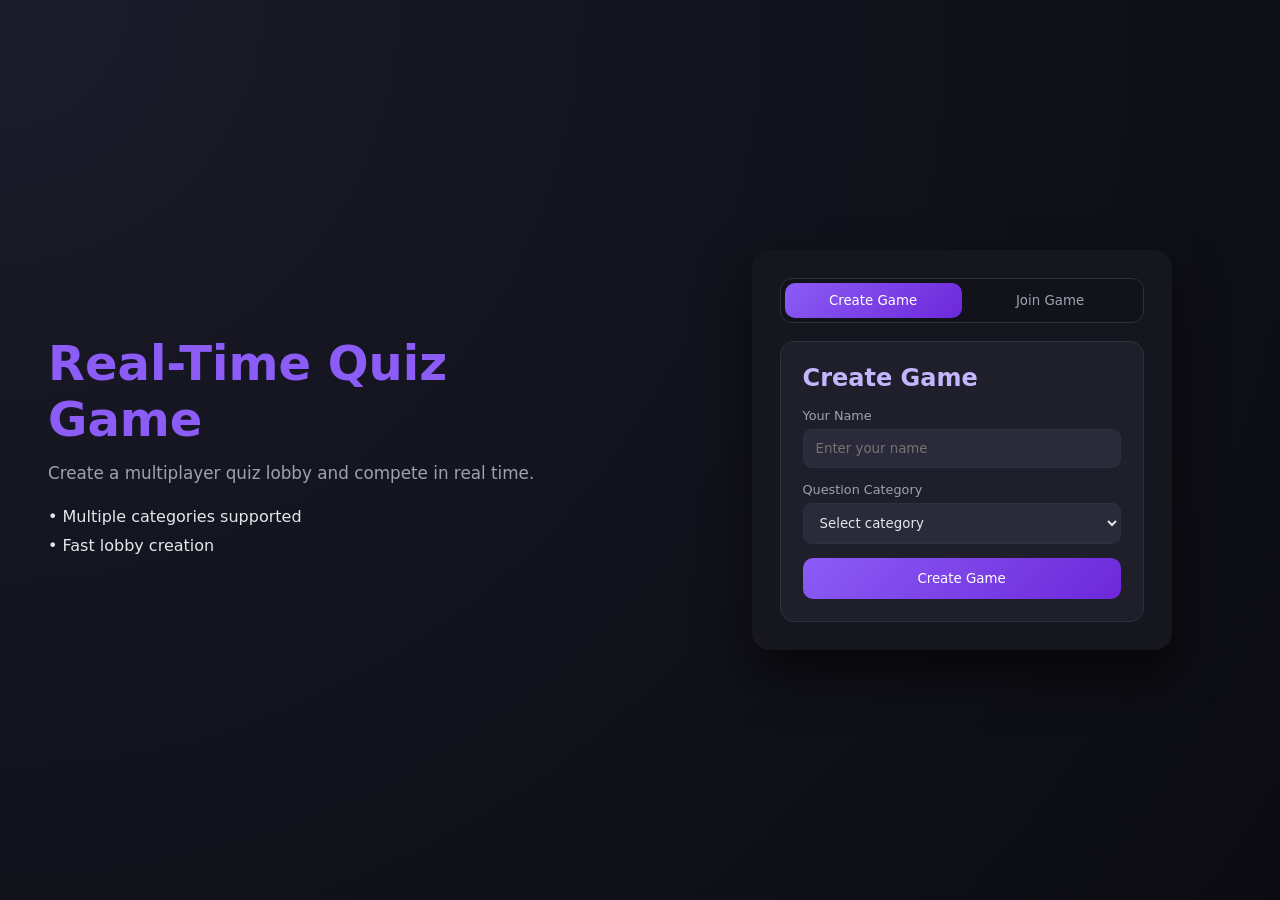
<file: index.html>
<!DOCTYPE html>
<html lang="en">
<head>
<meta charset="UTF-8" />
<meta name="viewport" content="width=device-width, initial-scale=1.0" />
<title>Game Lobby</title>

<style>
:root {
  --bg: #0b0b11;
  --panel: #16161f;
  --card: #1f1f2b;
  --field: #2a2a3a;
  --primary: #8b5cf6;
  --primary-dark: #6d28d9;
  --text: #e5e7eb;
  --muted: #9ca3af;
  --border: #2f2f40;
}

* {
  margin: 0;
  padding: 0;
  box-sizing: border-box;
  font-family: system-ui, -apple-system, BlinkMacSystemFont, "Segoe UI", sans-serif;
}

body {
  min-height: 100vh;
  background: radial-gradient(circle at top left, #1b1b2a, var(--bg));
  color: var(--text);
}

main {
  min-height: 100vh;
  display: grid;
  grid-template-columns: 1.1fr 1fr;
  padding: 48px;
  gap: 48px;
}

/* LEFT */
.hero {
  display: flex;
  flex-direction: column;
  justify-content: center;
  max-width: 520px;
}

.hero h1 {
  font-size: 3rem;
  font-weight: 700;
  color: var(--primary);
  margin-bottom: 16px;
}

.hero p {
  font-size: 1.05rem;
  color: var(--muted);
  margin-bottom: 24px;
}

.hero ul {
  list-style: none;
}

.hero li {
  margin-bottom: 10px;
}

/* RIGHT */
.lobby-wrapper {
  display: flex;
  align-items: center;
  justify-content: center;
}

.lobby {
  width: 100%;
  max-width: 420px;
  background: var(--panel);
  border-radius: 18px;
  padding: 28px;
  box-shadow: 0 25px 50px rgba(0,0,0,0.6);
}

/* TOGGLE */
.toggle {
  display: flex;
  background: #12121a;
  border-radius: 12px;
  padding: 4px;
  margin-bottom: 18px;
  border: 1px solid var(--border);
}

.toggle-btn {
  flex: 1;
  padding: 10px;
  border-radius: 10px;
  border: none;
  background: transparent;
  color: var(--muted);
  cursor: pointer;
}

.toggle-btn.active {
  background: linear-gradient(135deg, var(--primary), var(--primary-dark));
  color: #fff;
}

/* CARDS */
.card {
  background: var(--card);
  border-radius: 14px;
  padding: 22px;
  border: 1px solid var(--border);
}

.card h2 {
  margin-bottom: 16px;
  color: #c4b5fd;
}

/* FIELDS */
.field {
  margin-bottom: 14px;
}

.field label {
  display: block;
  font-size: 0.8rem;
  margin-bottom: 6px;
  color: var(--muted);
}

.field input,
.field select {
  width: 100%;
  padding: 11px 12px;
  border-radius: 9px;
  border: 1px solid var(--border);
  background: var(--field);
  color: var(--text);
}

.btn {
  width: 100%;
  padding: 13px;
  border-radius: 10px;
  border: none;
  background: linear-gradient(135deg, var(--primary), var(--primary-dark));
  color: #fff;
  cursor: pointer;
}

.code input {
  text-align: center;
  letter-spacing: 3px;
  font-weight: 600;
}

.hidden {
  display: none;
}

/* RESPONSIVE */
@media (max-width: 900px) {
  main {
    grid-template-columns: 1fr;
  }
}
</style>
</head>

<body>

<main>

  <!-- LEFT -->
  <section class="hero">
    <h1>Real-Time Quiz Game</h1>
    <p>Create a multiplayer quiz lobby and compete in real time.</p>
    <ul>
      <li>• Multiple categories supported</li>
      <li>• Fast lobby creation</li>
    </ul>
  </section>

  <!-- RIGHT -->
  <section class="lobby-wrapper">
    <div class="lobby">

      <!-- TOGGLE -->
      <div class="toggle">
        <button class="toggle-btn active" id="toggleCreate">Create Game</button>
        <button class="toggle-btn" id="toggleJoin">Join Game</button>
      </div>

      <!-- CREATE -->
      <div class="card" id="createSection">
        <h2>Create Game</h2>

        <div class="field">
          <label>Your Name</label>
          <input type="text" id="username" placeholder="Enter your name">
        </div>

        <div class="field">
          <label>Question Category</label>
          <select id="questionType">
            <option disabled selected>Select category</option>
            <option value="SPRING_BOOT">Spring Boot</option>
            <option value="DA">DSA</option>
            <option value="JAVA">Java</option>
            <option value="JS">JavaScript</option>
            <option value="REACT">React</option>
            <option value="NODE_JS">Node.js</option>
            <option value="HTML">HTML</option>
            <option value="CSS">CSS</option>
            <option value="NEET">NEET</option>
          </select>
        </div>

        <button class="btn" id="createBtn">Create Game</button>
      </div>

      <!-- JOIN -->
      <div class="card hidden" id="joinSection">
        <h2>Join Game</h2>

        <div class="field">
          <label>Your Name</label>
          <input type="text" id="joinUsername" placeholder="Enter your name">
        </div>

        <div class="field">
          <label>Enter Game Code</label>
          <input type="text" id="joinGameCode" placeholder="Enter game code">
        </div>

        <button class="btn" id="joinBtn">Join Game</button>
      </div>

    </div>
  </section>

</main>

<script src="script.js"></script>
</body>
</html>
</file>
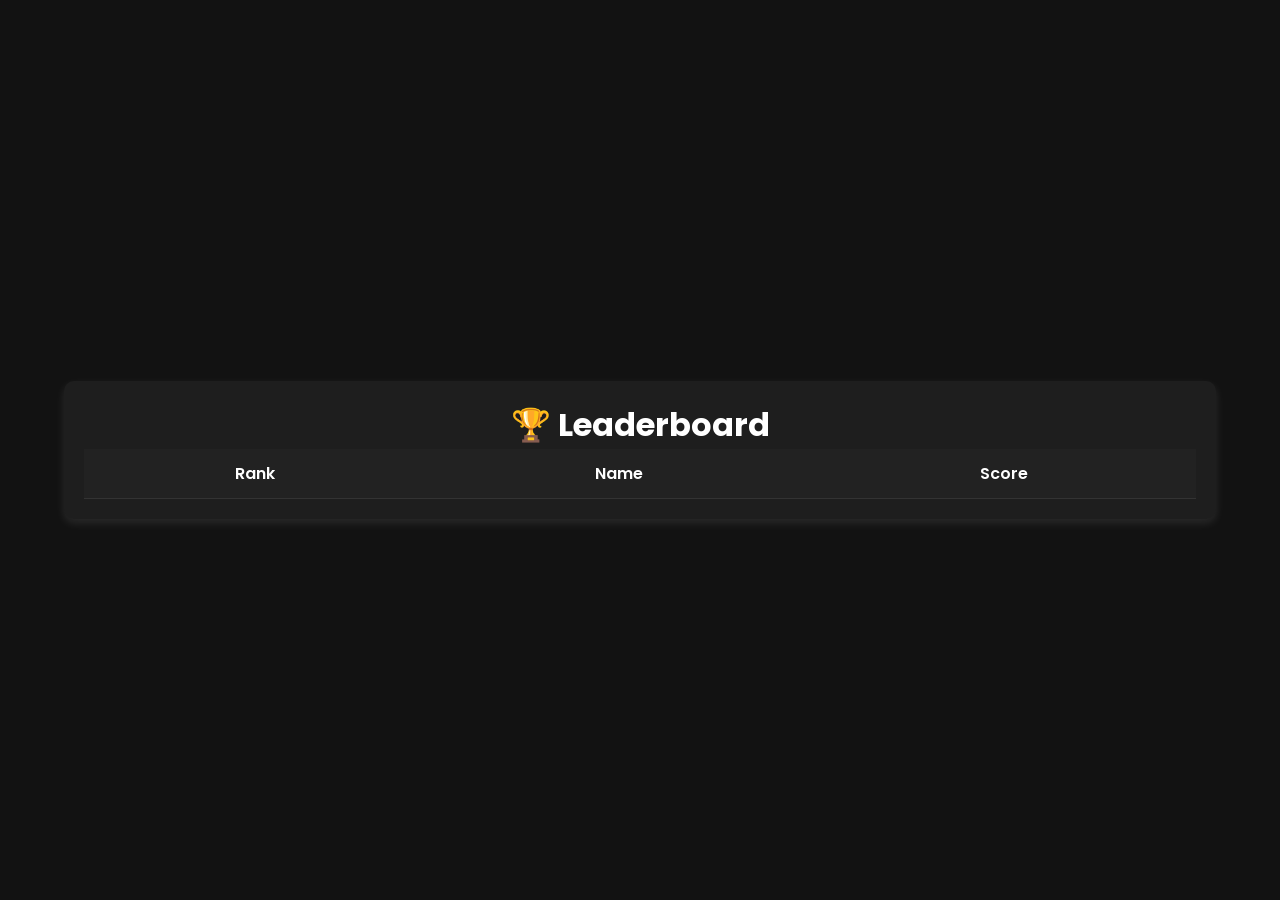
<file: leaderboard_area.html>
<!DOCTYPE html>
<html lang="en">
<head>
    <meta charset="UTF-8">
    <meta name="viewport" content="width=device-width, initial-scale=1.0">
    <title>Leaderboard</title>
    <link rel="stylesheet" href="styles.css">
</head>
<body>
    <div class="leaderboard">
        <h1>🏆 Leaderboard</h1>
        <div class="table-container">
            <table>
                <thead>
                    <tr>
                        <th>Rank</th>
                        <th>Name</th>
                        <th>Score</th>
                    </tr>
                </thead>
                <tbody id="leaderboard-body">
                    <!-- API Data Will Be Inserted Here -->
                </tbody>
            </table>
        </div>
    </div>
    

    <script>
        const param = new URLSearchParams(window.location.search);
        const gameCode = param.get("gameCode");

        const API_URL = `https://ingrid-unextraneous-postvocalically.ngrok-free.dev/api/v1/game/leaderboard/${gameCode}`;
        const userID = localStorage.getItem("userID");

        async function fetchLeaderboard() {
            try {
                const response = await fetch(API_URL,{
                    headers: {"ngrok-skip-browser-warning": "true"}
                });
                if (!response.ok) throw new Error("Failed to fetch leaderboard");

                const players = await response.json(); // API se JSON list aayegi

                const leaderboardBody = document.getElementById("leaderboard-body");
                leaderboardBody.innerHTML = ""; // Purani rows clear

                players.forEach((player, index) => {
                    if(player.name != localStorage.getItem("host")){
                    const row = document.createElement("tr");

                    let rank = index + 1; // Rank 1 se start karna hai
                    let medal = "";
                    if (rank === 1) medal = "🥇";
                    else if (rank === 2) medal = "🥈";
                    else if (rank === 3) medal = "🥉";

                    row.style.backgroundColor = rank === 1 ? "#FFD70099" 
                    : rank === 2 ? "#C0C0C099"
                    : rank === 3 ? "#CD7F3299" 
                    : "transparent";
                    
                    
                    row.innerHTML = `
                        <td>${medal || rank}</td>
                        <td>${player.name}</td>
                        <td>${player.score}</td>
                    `;
                    leaderboardBody.appendChild(row);
                    }
                });
            } catch (error) {
                console.error("Error fetching leaderboard:", error);
            }
        }

        fetchLeaderboard(); // Function call
        setInterval(fetchLeaderboard,3000);
    </script>

    <style>
        @import url('https://fonts.googleapis.com/css2?family=Poppins:wght@300;400;600&display=swap');

        body {
            font-family: 'Poppins', sans-serif;
            background: #121212;
            color: white;
            display: flex;
            justify-content: center;
            align-items: center;
            height: 100vh;
            margin: 0;
        }

        .leaderboard {
            width: 90%;
            background: #1e1e1e;
            padding: 20px;
            border-radius: 10px;
            box-shadow: 0px 4px 10px rgba(255, 255, 255, 0.1);
            text-align: center;
            max-height: 100%; /* Jyada players hone par bhi fit rahega */
            overflow: hidden;
            display: flex;
            flex-direction: column;
        }

        .table-container {
            max-height: 100vh; /* Table ke liye max height */
            overflow-y: auto;  /* Vertical scroll enable */
        }

        .table-container::-webkit-scrollbar {
            width: 6px; /* Scrollbar width */
        }

        .table-container::-webkit-scrollbar-thumb {
            background: #555; /* Scrollbar ka color */
            border-radius: 4px;
        }

        table {
            width: 100%;
            border-collapse: collapse;
        }

        th, td {
            padding: 12px;
            border-bottom: 1px solid #333;
        }

        th {
            background: #222;
            font-weight: 600;
        }

        tr:hover {
            background: rgba(255, 255, 255, 0.1);
            transition: 0.3s ease-in-out;
        }

        tr:nth-child(1) {
            background: #FFD70099; /* Light Golden */
        }

        tr:nth-child(2) {
            background: #C0C0C099; /* Light Silver */
        }

        tr:nth-child(3) {
            background: #CD7F3299; /* Light Bronze */
        }

        td {
            font-weight: 400;
        }

    </style>
</body>
</html>
</file>
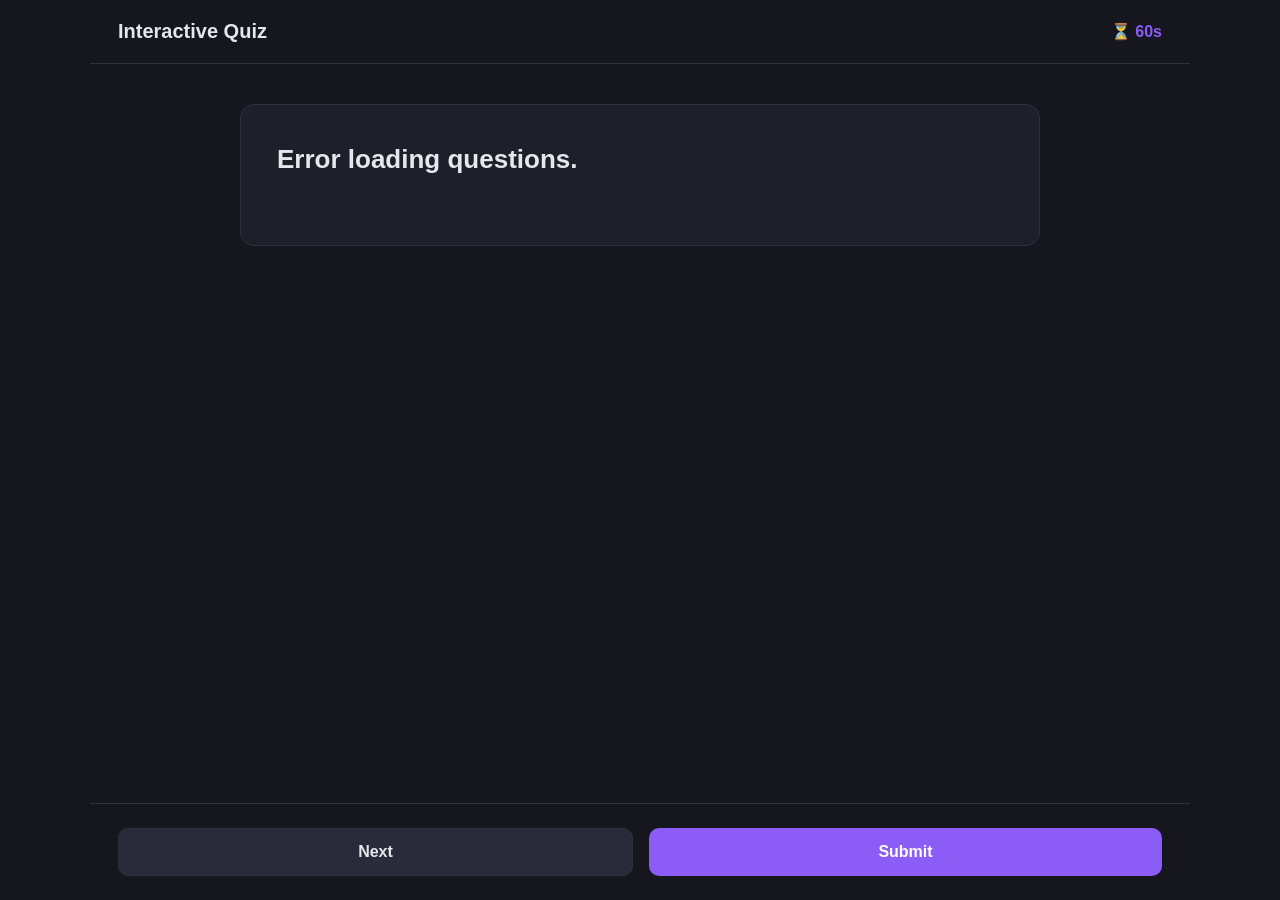
<file: question_area.html>
<!DOCTYPE html>
<html lang="en">
<head>
<meta charset="UTF-8">
<meta name="viewport" content="width=device-width, initial-scale=1.0">
<title>Quiz</title>

<style>
/* =======================
   COLOR PALETTE
======================= */
:root {
  --panel: #16161f;
  --card: #1f1f2b;
  --field: #2a2a3a;
  --primary: #8b5cf6;
  --primary-dark: #6d28d9;
  --text: #e5e7eb;
  --muted: #9ca3af;
  --border: #2f2f40;
}

/* =======================
   RESET
======================= */
* {
  margin: 0;
  padding: 0;
  box-sizing: border-box;
  font-family: 'Poppins', sans-serif;
}

/* =======================
   PAGE LAYOUT
======================= */
body {
  min-height: 100vh;
  background: var(--panel);
  color: var(--text);
  display: flex;
  justify-content: center;
}

.quiz-shell {
  width: 100%;
  max-width: 1100px;
  min-height: 100vh;
  display: flex;
  flex-direction: column;
}

/* =======================
   HEADER
======================= */
.quiz-header {
  padding: 20px 28px;
  border-bottom: 1px solid var(--border);
  display: flex;
  justify-content: space-between;
  align-items: center;
}

.quiz-title {
  font-size: 20px;
  font-weight: 600;
}

.timer {
  font-size: 16px;
  font-weight: 600;
  color: var(--primary);
}

/* =======================
   MAIN CONTENT
======================= */
.quiz-main {
  flex: 1;
  padding: 40px 28px;
  display: flex;
  justify-content: center;
  align-items: flex-start;
}

.quiz-card {
  width: 100%;
  max-width: 800px;
  background: var(--card);
  border-radius: 14px;
  padding: 36px;
  border: 1px solid var(--border);
}

/* =======================
   QUESTION
======================= */
.question {
  font-size: 26px;
  font-weight: 600;
  line-height: 1.4;
  margin-bottom: 32px;
}

/* =======================
   OPTIONS
======================= */
.options {
  display: grid;
  grid-template-columns: repeat(2, 1fr);
  gap: 18px;
}

.option-btn {
  background: var(--field);
  border: 1px solid var(--border);
  border-radius: 12px;
  padding: 18px 20px;
  color: var(--text);
  font-size: 17px;
  font-weight: 500;
  cursor: pointer;
  text-align: left;

  transition:
    border-color 0.2s ease,
    transform 0.15s ease,
    background-color 0.2s ease;
}

.option-btn:hover {
  border-color: var(--primary);
  background: #31314a;
  transform: translateY(-2px);
}

.option-btn:active {
  transform: scale(0.97);
}

/* Highlighted (selected) option */
.option-btn.selected {
  border-color: var(--primary);
  background: linear-gradient(90deg, rgba(139,92,246,0.10), rgba(109,40,217,0.06));
  box-shadow: 0 8px 24px rgba(13,12,22,0.45);
  transform: translateY(-2px);
}

/* =======================
   FOOTER
======================= */
.quiz-footer {
  padding: 24px 28px;
  border-top: 1px solid var(--border);
  display: flex;
  justify-content: space-between;
  gap: 16px;
}

button {
  flex: 1;
  padding: 14px;
  border-radius: 10px;
  border: none;
  font-size: 16px;
  font-weight: 600;
  cursor: pointer;
  transition: transform 0.2s ease, opacity 0.2s ease;
}

button:hover {
  transform: translateY(-2px);
  opacity: 0.95;
}

.next-btn {
  background: var(--field);
  color: var(--text);
  border: 1px solid var(--border);
}

.submit-btn {
  background: var(--primary);
  color: white;
}

.submit-btn:hover {
  background: var(--primary-dark);
}

/* =======================
   RESPONSIVE
======================= */
@media (max-width: 700px) {
  .options {
    grid-template-columns: 1fr;
  }

  .question {
    font-size: 22px;
  }

  .quiz-main {
    padding: 28px 16px;
  }

  .quiz-card {
    padding: 24px;
  }
}
</style>
</head>

<body>

<div class="quiz-shell">

  <!-- HEADER -->
  <div class="quiz-header">
    <div class="quiz-title">Interactive Quiz</div>
    <div class="timer">⏳ <span id="timeLeft">60</span>s</div>
  </div>

  <!-- MAIN -->
  <div class="quiz-main">
    <div class="quiz-card">
      <div class="question" id="questionText">Loading...</div>
      <div class="options" id="options"></div>
    </div>
  </div>

  <!-- FOOTER -->
  <div class="quiz-footer">
    <button id="next-btn" class="next-btn">Next</button>
    <button id="submit-btn" class="submit-btn">Submit</button>
  </div>

</div>

<!-- JS UNCHANGED -->
<script>
  const param = new URLSearchParams(window.location.search);
  const gameCode = param.get("gameCode");

  let questions = [];
  let currentQuestionIndex = 0;
  let answers = {}; 
  let timerInterval;

  async function fetchQuestions() {
    try {
      const response = await fetch(`https://ingrid-unextraneous-postvocalically.ngrok-free.dev/api/v1/game/questions/${gameCode}`, {
        headers: {"ngrok-skip-browser-warning": "true"}
      });
      questions = await response.json();
      if (questions.length > 0) {
        showQuestion(0);
      }
    } catch {
      document.getElementById("questionText").textContent = "Error loading questions.";
    }
  }

  function showQuestion(index) {
    clearInterval(timerInterval);
    const q = questions[index];
    document.getElementById("questionText").textContent = q.questionText;
    const optionsContainer = document.getElementById("options");
    optionsContainer.innerHTML = "";

    ["A", "B", "C", "D"].forEach(letter => {
      const optionText = q[`option${letter}`];
      if (optionText) {
        const button = document.createElement("button");
        button.textContent = `${letter}. ${optionText}`;
        button.classList.add("option-btn");
        button.dataset.letter = letter;
        button.onclick = (e) => selectAnswer(q.id, letter, e.currentTarget);
        optionsContainer.appendChild(button);
      }
    });

    if (answers[q.id]) {
      const selectedBtn = Array.from(optionsContainer.children).find(b => b.dataset.letter === answers[q.id]);
      if (selectedBtn) selectedBtn.classList.add("selected");
    }

    startOrResumeTimer(q.id);
  }

  function selectAnswer(id, opt, btn) {
    answers[id] = opt;
    const optionsContainer = document.getElementById("options");
    Array.from(optionsContainer.children).forEach(b => b.classList.remove("selected"));
    if (btn) btn.classList.add("selected");
  }

  function startOrResumeTimer(questionId) {
    const key = `timer_end_${questionId}`;
    let end = parseInt(localStorage.getItem(key), 10);
    if (!end || isNaN(end)) {
      end = Date.now() + 60000; // 60s from now
      localStorage.setItem(key, end);
    }
    startTimerWithEnd(questionId, end);
  }

  function startTimerWithEnd(questionId, endTimestamp) {
    clearInterval(timerInterval);
    function tick() {
      const remMs = endTimestamp - Date.now();
      const t = Math.ceil(remMs / 1000);
      document.getElementById("timeLeft").textContent = t > 0 ? t : 0;
      if (remMs <= 0) {
        clearInterval(timerInterval);
        localStorage.removeItem(`timer_end_${questionId}`);
        nextQuestion();
      }
    }
    tick();
    timerInterval = setInterval(tick, 1000);
  }

  function nextQuestion() {
    // remove timer for current question (user moved on)
    const currQ = questions[currentQuestionIndex];
    if (currQ) localStorage.removeItem(`timer_end_${currQ.id}`);

    currentQuestionIndex++;
    if(currentQuestionIndex == questions.length-1){
        document.getElementById("next-btn").style.display = "none";
    }
    if (currentQuestionIndex < questions.length) {
      showQuestion(currentQuestionIndex);
    }
  }

  document.getElementById("next-btn").addEventListener("click", nextQuestion);
  document.getElementById("submit-btn").addEventListener("click", submitAnswers);

  async function submitAnswers() {
    const userId = localStorage.getItem("userID");
    if (!userId) return alert("User Id not found");

    const payload = {
      id: userId,
      gameCode,
      answerList: Object.entries(answers).map(([qid, ans]) => ({ questionId: qid, answer: ans }))
    };

    await fetch("https://ingrid-unextraneous-postvocalically.ngrok-free.dev/api/v1/game/submission", {
      method: "POST",
      headers: {"Content-Type": "application/json", "ngrok-skip-browser-warning": "true"},
      body: JSON.stringify(payload)
    });

    // clear gameStarted so back navigation is allowed after submission
    localStorage.removeItem('gameStarted');
    // clear any remaining per-question timers
    questions.forEach(q => localStorage.removeItem(`timer_end_${q.id}`));

    window.location.href = `leaderboard_area.html?gameCode=${gameCode}`;
  }

  fetchQuestions();

  // Prevent back navigation while a game is started
  if (localStorage.getItem('gameStarted') === 'true') {
    history.pushState(null, null, location.href);
  }
  window.addEventListener('popstate', function () {
    if (localStorage.getItem('gameStarted') === 'true') {
      history.pushState(null, null, location.href);
      alert('You cannot go back during an active game.');
    }
  });

  // mark game as started when questions load
  // (if other code already sets this, this is harmless)
  window.addEventListener('load', () => {
    if (!localStorage.getItem('gameStarted')) {
      localStorage.setItem('gameStarted', 'true');
    }
  });
</script>

</body>
</html>
</file>
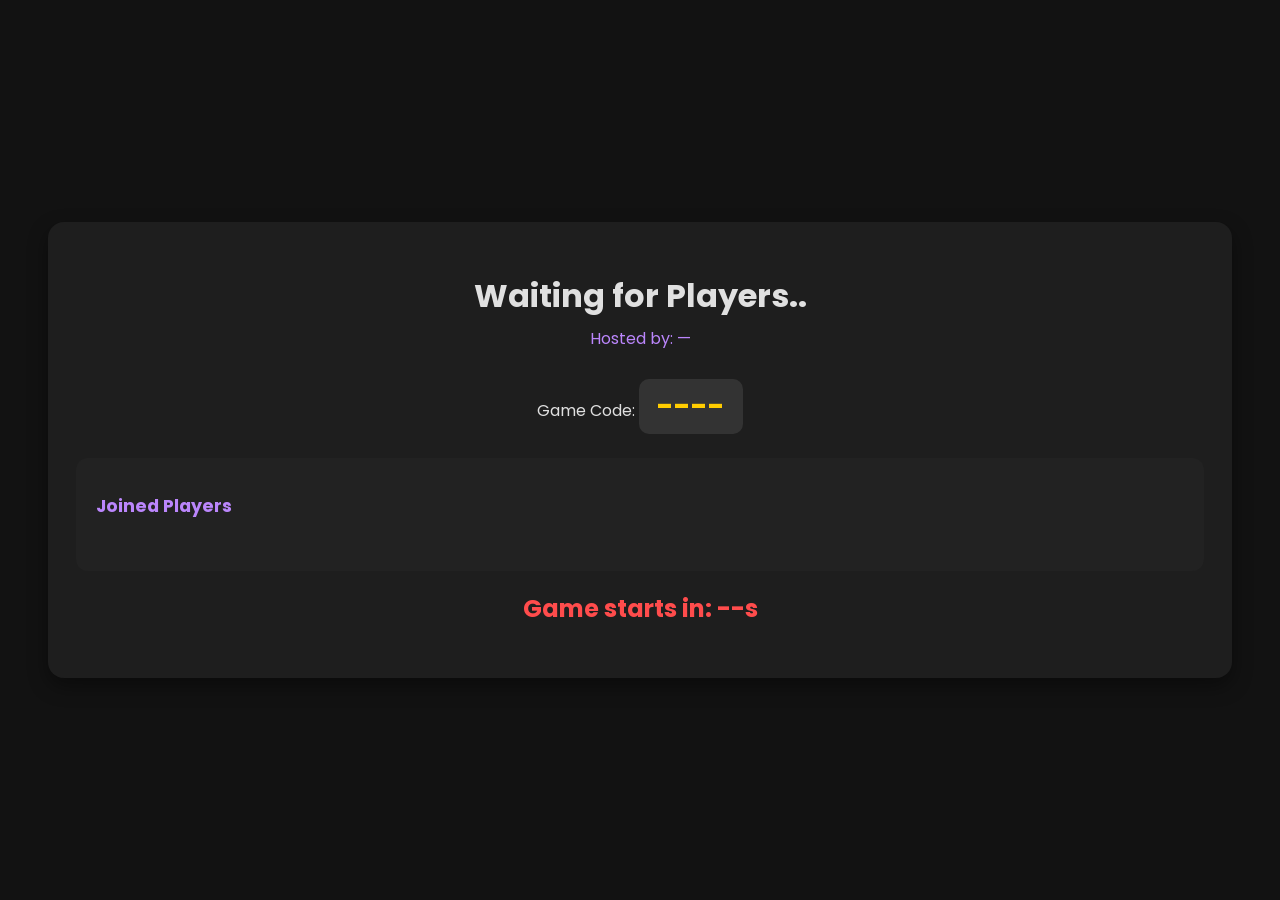
<file: waiting_area.html>
<!DOCTYPE html>
<html lang="en">
<head>
<meta charset="UTF-8">
<meta name="viewport" content="width=device-width, initial-scale=1.0">
<title>Waiting Area</title>

<style>
@import url('https://fonts.googleapis.com/css2?family=Poppins:wght@300;400;600&display=swap');

* {
    box-sizing: border-box;
}

body {
    margin: 0;
    height: 100vh;
    width: 100vw;
    background-color: #121212;
    color: #e0e0e0;
    font-family: 'Poppins', sans-serif;
}

/* FULL SCREEN WRAPPER */
.container {
    width: 100vw;
    height: 100vh;
    padding: 32px 48px;
    display: flex;
    flex-direction: column;
    align-items: center;
    justify-content: center;
    background: #121212;
}

/* CENTER CONTENT */
.content {
    width: 100%;
    max-width: 1200px;
    background: #1e1e1e;
    padding: 28px;
    border-radius: 16px;
    box-shadow: 0 8px 20px rgba(0,0,0,0.4);
    text-align: center;
}

h1 {
    font-size: 2rem;
    margin-bottom: 6px;
}

.host {
    margin-top: 6px;
    font-size: 1rem;
    color: #bb86fc;
}

.game-code {
    font-size: 1.8rem;
    font-weight: bold;
    color: #ffcc00;
    background: #333;
    padding: 6px 18px;
    border-radius: 10px;
    display: inline-block;
    margin-top: 12px;
}

/* PLAYER LIST */
.player-list {
    background: #222;
    padding: 20px;
    border-radius: 12px;
    margin-top: 24px;
    max-height: 360px;
    overflow-y: auto;
}

.player-list h2 {
    text-align: left;
    font-size: 1.1rem;
    color: #bb86fc;
    margin-bottom: 14px;
}

ul {
    list-style: none;
    padding: 0;
    display: grid;
    grid-template-columns: repeat(auto-fill, minmax(180px, 1fr));
    gap: 16px;
}

ul li {
    background: #333;
    padding: 10px;
    border-radius: 12px;
    font-size: 1rem;
    white-space: nowrap;
}

/* TIMER */
.timer {
    margin-top: 20px;
    font-size: 1.5rem;
    font-weight: bold;
    color: #ff4c4c;
}

/* SCROLLBAR HIDE */
.player-list::-webkit-scrollbar {
    display: none;
}
</style>
</head>

<body>

<div class="container">
    <div class="content">

        <h1 id="waitingText">
            Waiting for Players<span class="dots">...</span>
        </h1>

        <p class="host">
            Hosted by: <span id="hostName">—</span>
        </p>

        <p>
            Game Code:
            <span class="game-code" id="gameCode">----</span>
        </p>

        <div class="player-list">
            <h2>Joined Players</h2>
            <ul id="players"></ul>
        </div>

        <p class="timer">
            Game starts in: <span id="timeLeft">--</span>s
        </p>

    </div>
</div>

<script>
/* Animate dots */
(function animateDots(){
    const dots = document.querySelector(".dots");
    let count = 0;
    setInterval(() => {
        count = (count + 1) % 4;
        dots.textContent = ".".repeat(count);
    }, 500);
})();

/* Read game code */
const params = new URLSearchParams(window.location.search);
const gameCode = params.get("gameCode");
if (gameCode) {
    document.getElementById("gameCode").textContent = gameCode;
}

/* Show host */
const host = localStorage.getItem("hostName");
if (host) {
    document.getElementById("hostName").textContent = host;
}

/* Countdown */
let timerInterval = null;

async function fetchStartTime() {
    try {
        const res = await fetch(
            `https://ingrid-unextraneous-postvocalically.ngrok-free.dev/api/v1/game/startTime/${gameCode}`,
            { headers: { "ngrok-skip-browser-warning": "true" } }
        );
        const startTime = await res.text();
        if (startTime) startCountdown(Number(startTime));
    } catch (e) {
        console.error(e);
    }
}

function startCountdown(startTime) {
    clearInterval(timerInterval);

    function tick() {
        const now = Date.now();
        const timeLeft = Math.max(0, Math.floor((startTime - now) / 1000));
        document.getElementById("timeLeft").textContent = timeLeft;

        if (timeLeft <= 0) {
            clearInterval(timerInterval);
            localStorage.setItem("gameStarted", "true");
            window.location.href = `question_area.html?gameCode=${gameCode}`;
        }
    }

    tick();
    timerInterval = setInterval(tick, 1000);
}

/* Fetch players */
async function fetchPlayers() {
    try {
        const res = await fetch(
            `https://ingrid-unextraneous-postvocalically.ngrok-free.dev/api/v1/game/players/${gameCode}`,
            {
                headers: {
                    "Content-Type": "application/json",
                    "ngrok-skip-browser-warning": "true"
                }
            }
        );
        const players = await res.json();
        const list = document.getElementById("players");
        list.innerHTML = "";

        if (players.length > 0) {
            document.getElementById("hostName").textContent = players[0].name;
        }

        players.forEach((player,index) => {
            if(index!=0){   
            const li = document.createElement("li");
            li.textContent = player.name;
            list.appendChild(li);
            }else{
                localStorage.setItem("host",player.name);
            }
        });
    } catch (e) {
        console.error(e);
    }
}

/* Init */
fetchStartTime();
fetchPlayers();
setInterval(fetchPlayers, 3000);
</script>

</body>
</html>
</file>
<file: styles.css>
@import url('https://fonts.googleapis.com/css2?family=Poppins:wght@300;400;600&display=swap');

:root{
  --bg: #121212;
  --card: #1e1e1e;
  --text: #ffffff;
}

*{box-sizing: border-box;margin:0;padding:0}

body{
  font-family: 'Poppins', sans-serif;
  background: var(--bg);
  color: var(--text);
}

/* Basic table defaults used by leaderboard */
.table-container{max-height:100vh;overflow-y:auto}
.table-container table{width:100%;border-collapse:collapse}
th,td{padding:12px;border-bottom:1px solid #333}
th{background:#222;font-weight:600}

/* small utility */
.center{display:flex;align-items:center;justify-content:center}
</file>
